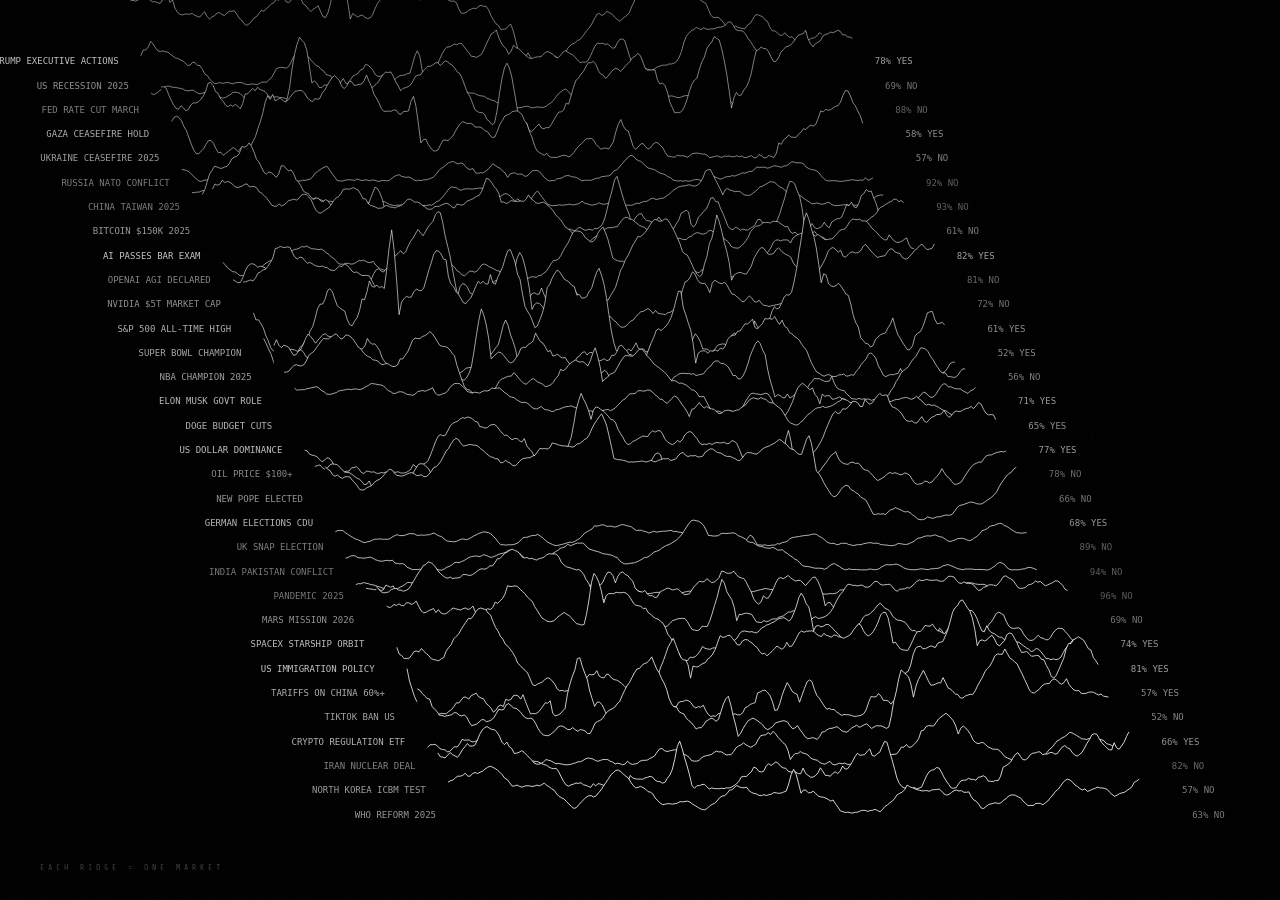
<file: topo-embed.html>
<!DOCTYPE html>
<html lang="en">
<head>
<meta charset="UTF-8">
<meta name="viewport" content="width=device-width, initial-scale=1.0">
<title>POLYMARKET — UNKNOWN MARKETS</title>
<style>
  @import url('https://fonts.googleapis.com/css2?family=Share+Tech+Mono&family=Bebas+Neue&display=swap');

  * { margin: 0; padding: 0; box-sizing: border-box; }

  body {
    background: #000;
    color: #fff;
    font-family: 'Share Tech Mono', monospace;
    display: flex;
    flex-direction: column;
    align-items: center;
    justify-content: center;
    min-height: 100vh;
    overflow: hidden;
    position: relative;
  }

  /* Grain texture overlay */
  body::after {
    content: '';
    position: fixed;
    inset: 0;
    background-image: url("data:image/svg+xml,%3Csvg viewBox='0 0 256 256' xmlns='http://www.w3.org/2000/svg'%3E%3Cfilter id='noise'%3E%3CfeTurbulence type='fractalNoise' baseFrequency='0.9' numOctaves='4' stitchTiles='stitch'/%3E%3C/filter%3E%3Crect width='100%25' height='100%25' filter='url(%23noise)' opacity='0.04'/%3E%3C/svg%3E");
    pointer-events: none;
    opacity: 0.35;
    z-index: 10;
  }

  .header {
    position: fixed;
    top: 32px;
    right: 36px;
    text-align: right;
    z-index: 20;
    letter-spacing: 0.3em;
  }

  .header h1 {
    font-family: 'Bebas Neue', sans-serif;
    font-size: clamp(22px, 2.75vw, 40px);
    letter-spacing: 0.5em;
    color: #fff;
    text-indent: 0.5em;
  }

  .header p {
    font-size: 7.5px;
    letter-spacing: 0.3em;
    color: rgba(255,255,255,0.35);
    margin-top: 3px;
    text-transform: uppercase;
    text-indent: 0.3em;
  }

  .header .date {
    font-size: 7.5px;
    letter-spacing: 0.3em;
    color: rgba(255,255,255,0.2);
    margin-top: 2px;
    text-transform: uppercase;
    text-indent: 0.3em;
    display: block;
  }

  .footer {
    position: fixed;
    bottom: 28px;
    left: 36px;
    font-size: 8px;
    letter-spacing: 0.5em;
    color: rgba(255,255,255,0.25);
    text-align: left;
    z-index: 20;
    text-indent: 0.5em;
    text-transform: uppercase;
  }

  canvas {
    display: block;
    position: relative;
    z-index: 5;
  }

  .market-label {
    position: absolute;
    right: calc(50% + 20px);
    font-size: 7px;
    letter-spacing: 0.2em;
    color: rgba(255,255,255,0.4);
    text-transform: uppercase;
    pointer-events: none;
    text-align: right;
  }

  #info-panel {
    position: fixed;
    right: 36px;
    top: 18%;
    width: 200px;
    font-family: 'Share Tech Mono', monospace;
    font-size: 9px;
    letter-spacing: 0.18em;
    text-transform: uppercase;
    color: rgba(255,255,255,0.9);
    z-index: 20;
    opacity: 0;
    transition: opacity 0.2s ease;
    pointer-events: none;
    line-height: 1.0;
  }

  #info-panel.visible {
    opacity: 1;
  }

  #info-panel .panel-label {
    font-size: 7px;
    color: rgba(255,255,255,0.3);
    letter-spacing: 0.3em;
    margin-bottom: 3px;
    display: block;
  }

  #info-panel .panel-value {
    font-size: 11px;
    color: #fff;
    letter-spacing: 0.12em;
    display: block;
    margin-bottom: 12px;
  }

  #info-panel .panel-value.blue {
    color: #0066FF;
  }

  #info-panel .divider {
    border: none;
    border-top: 1px solid rgba(255,255,255,0.12);
    margin: 10px 0;
  }

  #info-panel .row {
    display: flex;
    justify-content: space-between;
    align-items: baseline;
    margin-bottom: 8px;
  }

  #info-panel .row .panel-label {
    margin-bottom: 0;
  }

  #info-panel .row .panel-value {
    margin-bottom: 0;
    font-size: 10px;
  }

  #info-panel .bar-track {
    width: 100%;
    height: 2px;
    background: rgba(255,255,255,0.1);
    margin-top: 4px;
    margin-bottom: 12px;
    position: relative;
  }

  #info-panel .bar-fill {
    height: 100%;
    background: #0066FF;
    transition: width 0.3s ease;
  }
</style>
</head>
<body>

<canvas id="canvas"></canvas>

<div id="info-panel">
  <span class="panel-label">Market</span>
  <span class="panel-value" id="ip-title">—</span>

  <span class="panel-label">Category</span>
  <span class="panel-value" id="ip-category">—</span>

  <hr class="divider">

  <div class="row">
    <span class="panel-label">YES</span>
    <span class="panel-value blue" id="ip-yes">—¢</span>
  </div>
  <div class="row">
    <span class="panel-label">NO</span>
    <span class="panel-value" id="ip-no">—¢</span>
  </div>
  <div class="bar-track"><div class="bar-fill" id="ip-bar"></div></div>

  <div class="row">
    <span class="panel-label">Spread</span>
    <span class="panel-value" id="ip-spread">—¢</span>
  </div>
  <div class="row">
    <span class="panel-label">Implied Prob</span>
    <span class="panel-value" id="ip-prob">—%</span>
  </div>

  <hr class="divider">

  <div class="row">
    <span class="panel-label">Volume</span>
    <span class="panel-value" id="ip-volume">—</span>
  </div>
  <div class="row">
    <span class="panel-label">Traders</span>
    <span class="panel-value" id="ip-traders">—</span>
  </div>
  <div class="row">
    <span class="panel-label">Open Interest</span>
    <span class="panel-value" id="ip-oi">—</span>
  </div>
</div>

<div id="tooltip" style="display:none"></div>

<div class="footer">
  Each ridge = one market
</div>

<script>
const canvas = document.getElementById('canvas');
const ctx = canvas.getContext('2d');

// Real Polymarket market categories / labels
const markets = [
  { label: 'Trump Executive Actions', baseProb: 0.78, volatility: 0.22, spikes: [0.3, 0.55, 0.75], volume: 4820000, category: 'Politics', traders: 3241 },
  { label: 'US Recession 2025', baseProb: 0.31, volatility: 0.18, spikes: [0.4, 0.7], volume: 2150000, category: 'Economics', traders: 1874 },
  { label: 'Fed Rate Cut March', baseProb: 0.12, volatility: 0.09, spikes: [0.6], volume: 3670000, category: 'Economics', traders: 2209 },
  { label: 'Gaza Ceasefire Hold', baseProb: 0.58, volatility: 0.28, spikes: [0.2, 0.5, 0.8], volume: 1980000, category: 'Geopolitics', traders: 1432 },
  { label: 'Ukraine Ceasefire 2025', baseProb: 0.43, volatility: 0.25, spikes: [0.35, 0.65], volume: 5310000, category: 'Geopolitics', traders: 3887 },
  { label: 'Russia NATO Conflict', baseProb: 0.08, volatility: 0.12, spikes: [0.45], volume: 890000, category: 'Geopolitics', traders: 762 },
  { label: 'China Taiwan 2025', baseProb: 0.07, volatility: 0.10, spikes: [0.5, 0.75], volume: 1240000, category: 'Geopolitics', traders: 943 },
  { label: 'Bitcoin $150k 2025', baseProb: 0.39, volatility: 0.31, spikes: [0.25, 0.6, 0.85], volume: 8940000, category: 'Crypto', traders: 6102 },
  { label: 'AI Passes Bar Exam', baseProb: 0.82, volatility: 0.14, spikes: [0.4], volume: 2340000, category: 'Technology', traders: 1598 },
  { label: 'OpenAI AGI Declared', baseProb: 0.19, volatility: 0.15, spikes: [0.55, 0.8], volume: 3120000, category: 'Technology', traders: 2741 },
  { label: 'Nvidia $5T Market Cap', baseProb: 0.28, volatility: 0.22, spikes: [0.3, 0.7], volume: 4450000, category: 'Markets', traders: 3019 },
  { label: 'S&P 500 All-Time High', baseProb: 0.61, volatility: 0.19, spikes: [0.4, 0.65], volume: 6780000, category: 'Markets', traders: 4422 },
  { label: 'Super Bowl Champion', baseProb: 0.52, volatility: 0.35, spikes: [0.2, 0.5, 0.8], volume: 11200000, category: 'Sports', traders: 8834 },
  { label: 'NBA Champion 2025', baseProb: 0.44, volatility: 0.28, spikes: [0.35, 0.6], volume: 7650000, category: 'Sports', traders: 5671 },
  { label: 'Elon Musk Govt Role', baseProb: 0.71, volatility: 0.20, spikes: [0.3, 0.7], volume: 3290000, category: 'Politics', traders: 2388 },
  { label: 'DOGE Budget Cuts', baseProb: 0.65, volatility: 0.18, spikes: [0.45, 0.75], volume: 2870000, category: 'Politics', traders: 2014 },
  { label: 'US Dollar Dominance', baseProb: 0.77, volatility: 0.12, spikes: [0.55], volume: 1560000, category: 'Economics', traders: 1103 },
  { label: 'Oil Price $100+', baseProb: 0.22, volatility: 0.20, spikes: [0.4, 0.7], volume: 2190000, category: 'Economics', traders: 1677 },
  { label: 'New Pope Elected', baseProb: 0.34, volatility: 0.16, spikes: [0.5], volume: 980000, category: 'World', traders: 821 },
  { label: 'German Elections CDU', baseProb: 0.68, volatility: 0.15, spikes: [0.4, 0.7], volume: 3410000, category: 'Politics', traders: 2556 },
  { label: 'UK Snap Election', baseProb: 0.11, volatility: 0.08, spikes: [0.6], volume: 760000, category: 'Politics', traders: 612 },
  { label: 'India Pakistan Conflict', baseProb: 0.06, volatility: 0.09, spikes: [0.5], volume: 540000, category: 'Geopolitics', traders: 489 },
  { label: 'Pandemic 2025', baseProb: 0.04, volatility: 0.05, spikes: [0.4], volume: 310000, category: 'World', traders: 287 },
  { label: 'Mars Mission 2026', baseProb: 0.31, volatility: 0.18, spikes: [0.35, 0.65], volume: 1870000, category: 'Science', traders: 1344 },
  { label: 'SpaceX Starship Orbit', baseProb: 0.74, volatility: 0.16, spikes: [0.5], volume: 2640000, category: 'Science', traders: 1921 },
  { label: 'US Immigration Policy', baseProb: 0.81, volatility: 0.17, spikes: [0.3, 0.6, 0.8], volume: 3980000, category: 'Politics', traders: 2803 },
  { label: 'Tariffs on China 60%+', baseProb: 0.57, volatility: 0.22, spikes: [0.4, 0.7], volume: 5120000, category: 'Economics', traders: 3644 },
  { label: 'TikTok Ban US', baseProb: 0.48, volatility: 0.29, spikes: [0.25, 0.55, 0.8], volume: 4330000, category: 'Technology', traders: 3211 },
  { label: 'Crypto Regulation ETF', baseProb: 0.66, volatility: 0.20, spikes: [0.45, 0.7], volume: 6890000, category: 'Crypto', traders: 4987 },
  { label: 'Iran Nuclear Deal', baseProb: 0.18, volatility: 0.14, spikes: [0.5, 0.75], volume: 1430000, category: 'Geopolitics', traders: 1102 },
  { label: 'North Korea ICBM Test', baseProb: 0.43, volatility: 0.21, spikes: [0.35, 0.65], volume: 920000, category: 'Geopolitics', traders: 734 },
  { label: 'WHO Reform 2025', baseProb: 0.37, volatility: 0.13, spikes: [0.5], volume: 680000, category: 'World', traders: 531 },
];

function resize() {
  canvas.width = window.innerWidth;
  canvas.height = window.innerHeight;
  draw();
}

// Seeded pseudo-random for deterministic ridge shapes per market
function seededRand(seed) {
  let s = seed;
  return function() {
    s = (s * 1664525 + 1013904223) & 0xffffffff;
    return (s >>> 0) / 0xffffffff;
  };
}

function generateRidgePath(market, points, marketIndex) {
  const rand = seededRand(marketIndex * 7919 + 31337);
  const vals = new Float32Array(points + 1);

  // --- Build a raw price series using a random walk with momentum ---
  // This mimics actual market price action: flat periods, sudden moves, spikes
  let price = market.baseProb * 0.35 + 0.04;
  let momentum = 0;
  const rawSeries = [];

  for (let i = 0; i <= points; i++) {
    const t = i / points;

    // Momentum-driven random walk (like real price action)
    const shock = (rand() - 0.5) * market.volatility * 0.18;
    momentum = momentum * 0.72 + shock; // momentum decay
    price += momentum;

    // Mean reversion toward base level
    price += (market.baseProb * 0.3 - price) * 0.03;

    // Clamp
    price = Math.max(0.01, Math.min(0.95, price));
    rawSeries.push(price);
  }

  // --- Inject sharp spike events at market's key moments ---
  for (const sp of market.spikes) {
    const spikeIdx = Math.round(sp * points);
    const spikeHeight = market.volatility * (0.5 + rand() * 0.7);
    const spikeWidth = Math.floor(2 + rand() * 5); // sharp, narrow

    for (let d = -spikeWidth; d <= spikeWidth; d++) {
      const idx = spikeIdx + d;
      if (idx >= 0 && idx <= points) {
        // Triangle spike shape — sharp, not Gaussian
        const falloff = 1 - Math.abs(d) / (spikeWidth + 1);
        rawSeries[idx] = Math.min(0.98, rawSeries[idx] + spikeHeight * falloff);
      }
    }

    // Add a brief sharp dip right after spike (like price rejection)
    const dipIdx = spikeIdx + spikeWidth + 1;
    if (dipIdx <= points) {
      rawSeries[dipIdx] = Math.max(0.01, rawSeries[dipIdx] - spikeHeight * 0.35);
    }
  }

  // --- Add high-frequency micro-noise on top (like CDJ waveform detail) ---
  for (let i = 0; i <= points; i++) {
    const hfNoise = (rand() - 0.5) * market.volatility * 0.09;
    // Occasional micro-spike clusters
    if (rand() < 0.06) {
      rawSeries[i] += (rand() * market.volatility * 0.22);
    }
    rawSeries[i] = Math.max(0, Math.min(1, rawSeries[i] + hfNoise));
  }

  // --- Minimal smoothing — just 1 pass to remove single-sample artifacts ---
  // Keep the jagged look; only kill aliasing noise
  for (let i = 1; i < points; i++) {
    vals[i] = rawSeries[i-1] * 0.15 + rawSeries[i] * 0.7 + rawSeries[i+1] * 0.15;
  }
  vals[0] = rawSeries[0];
  vals[points] = rawSeries[points];

  return vals;
}

const POLYBLUE = '#0066FF';
const POLYBLUE_GLOW = 'rgba(0, 102, 255, 0.18)';

let hoveredIndex = -1;

function draw() {
  const W = canvas.width;
  const H = canvas.height;
  ctx.clearRect(0, 0, W, H);

  const numMarkets = markets.length;

  // Scale relative to a 1440-wide reference so charts stay proportional on mobile.
  // ridgeH was H*0.038 (ties amplitude to height), which looks squished when the
  // viewport is narrow. Tying it to W keeps each wave's aspect ratio consistent.
  const DESIGN_W = 1440;
  const scale = W / DESIGN_W;

  const ridgeW = W * 0.54;
  const ridgeH = W * 0.024;        // was H * 0.038 — now proportional to width

  const originX = W * 0.5;
  const originY = H * 0.5;

  const stepX = W * 0.008;
  const stepY = H * 0.027;

  // Scale font and label offsets with viewport width
  const labelFontSize = Math.max(6, Math.round(10 * scale));
  const labelGap      = Math.max(4, Math.round(14 * scale));
  const rightGap      = Math.max(6, Math.round(60 * scale));

  const totalRows = numMarkets;
  const startOffsetX = -(totalRows * stepX) / 2;
  const startOffsetY = -(totalRows * stepY) / 2;

  const POINTS = 280;

  // Cache ridge geometry so we can draw labels after all ridges
  const labelPositions = [];
  const rightPositions = [];

  // Draw ridges back to front
  for (let rowIdx = 0; rowIdx < numMarkets; rowIdx++) {
    const market = markets[rowIdx];
    const isHovered = rowIdx === hoveredIndex;
    const vals = generateRidgePath(market, POINTS, rowIdx);

    const rowX = originX + startOffsetX + rowIdx * stepX;
    const rowY = originY + startOffsetY + rowIdx * stepY;
    const leftX = rowX - ridgeW / 2;
    const rightX = rowX + ridgeW / 2;

    const topPoints = [];
    for (let i = 0; i <= POINTS; i++) {
      const px = leftX + (i / POINTS) * (rightX - leftX);
      const py = rowY - vals[i] * ridgeH * 6.5;
      topPoints.push([px, py]);
    }

    // Black fill to occlude ridges behind
    ctx.beginPath();
    ctx.moveTo(leftX, rowY + 2);
    for (const [px, py] of topPoints) ctx.lineTo(px, py);
    ctx.lineTo(rightX, rowY + 2);
    ctx.closePath();
    ctx.fillStyle = '#000';
    ctx.fill();

    // Ridge stroke — blue if hovered, white otherwise
    const alpha = 0.55 + (rowIdx / numMarkets) * 0.45;

    if (isHovered) {
      // Soft glow pass underneath
      ctx.beginPath();
      ctx.moveTo(topPoints[0][0], topPoints[0][1]);
      for (const [px, py] of topPoints.slice(1)) ctx.lineTo(px, py);
      ctx.strokeStyle = POLYBLUE_GLOW;
      ctx.lineWidth = 6;
      ctx.stroke();

      // Crisp blue line on top
      ctx.beginPath();
      ctx.moveTo(topPoints[0][0], topPoints[0][1]);
      for (const [px, py] of topPoints.slice(1)) ctx.lineTo(px, py);
      ctx.strokeStyle = POLYBLUE;
      ctx.lineWidth = 1.5;
      ctx.stroke();
    } else {
      ctx.beginPath();
      ctx.moveTo(topPoints[0][0], topPoints[0][1]);
      for (const [px, py] of topPoints.slice(1)) ctx.lineTo(px, py);
      ctx.strokeStyle = `rgba(255,255,255,${alpha})`;
      ctx.lineWidth = 0.85;
      ctx.stroke();
    }

    labelPositions.push({ x: leftX, y: rowY, label: market.label, baseProb: market.baseProb, isHovered });
    rightPositions.push({ rightX, y: rowY, market, isHovered });
  }

  // Draw left labels
  ctx.font = `${labelFontSize}px "Share Tech Mono", monospace`;
  ctx.textAlign = 'right';
  for (const lp of labelPositions) {
    if (lp.isHovered) {
      ctx.fillStyle = POLYBLUE;
    } else {
      const opacity = 0.45 + lp.baseProb * 0.4;
      ctx.fillStyle = `rgba(255,255,255,${opacity})`;
    }
    ctx.fillText(lp.label.toUpperCase(), lp.x - labelGap, lp.y + 3);
  }

  // Draw right labels
  ctx.textAlign = 'left';
  for (const rp of rightPositions) {
    const pct = Math.round(rp.market.baseProb * 100);
    const descriptor = pct >= 50 ? 'YES' : 'NO';
    const displayPct = pct >= 50 ? pct : 100 - pct;

    if (rp.isHovered) {
      ctx.fillStyle = POLYBLUE;
    } else {
      const opacity = 0.35 + rp.market.baseProb * 0.35;
      ctx.fillStyle = `rgba(255,255,255,${opacity})`;
    }
    ctx.fillText(`${displayPct}% ${descriptor}`, rp.rightX + rightGap, rp.y + 3);
  }
}

let mouseX = 0;
let mouseY = 0;

function getHoveredIndex(clientY) {
  const H = canvas.height;
  const originY = H * 0.5;
  const stepY = H * 0.027;
  const numMarkets = markets.length;
  const startOffsetY = -(numMarkets * stepY) / 2;

  for (let i = 0; i < numMarkets; i++) {
    const rowY = originY + startOffsetY + i * stepY;
    if (Math.abs(clientY - rowY) < stepY * 0.55) return i;
  }
  return -1;
}

function formatVolume(v) {
  if (v >= 1000000) return '$' + (v / 1000000).toFixed(1) + 'M';
  if (v >= 1000) return '$' + (v / 1000).toFixed(0) + 'K';
  return '$' + v;
}

function updateInfoPanel(market) {
  const panel = document.getElementById('info-panel');
  if (!market) {
    panel.classList.remove('visible');
    return;
  }

  const yes = Math.round(market.baseProb * 100);
  const no = 100 - yes;
  const spread = Math.max(1, Math.round(market.volatility * 8));
  const oi = Math.round(market.volume * 0.38);

  document.getElementById('ip-title').textContent = market.label.toUpperCase();
  document.getElementById('ip-category').textContent = market.category.toUpperCase();
  document.getElementById('ip-yes').textContent = yes + '¢';
  document.getElementById('ip-no').textContent = no + '¢';
  document.getElementById('ip-bar').style.width = yes + '%';
  document.getElementById('ip-spread').textContent = spread + '¢';
  document.getElementById('ip-prob').textContent = yes + '%';
  document.getElementById('ip-volume').textContent = formatVolume(market.volume);
  document.getElementById('ip-traders').textContent = market.traders.toLocaleString();
  document.getElementById('ip-oi').textContent = formatVolume(oi);

  panel.classList.add('visible');
}

canvas.addEventListener('mousemove', (e) => {
  mouseX = e.clientX;
  mouseY = e.clientY;
  const newHovered = getHoveredIndex(mouseY);
  if (newHovered !== hoveredIndex) {
    hoveredIndex = newHovered;
    draw();
  }
  updateInfoPanel(hoveredIndex >= 0 ? markets[hoveredIndex] : null);
});

canvas.addEventListener('mouseleave', () => {
  hoveredIndex = -1;
  draw();
  updateInfoPanel(null);
});

window.addEventListener('resize', resize);
resize();
</script>
</body>
</html>
</file>
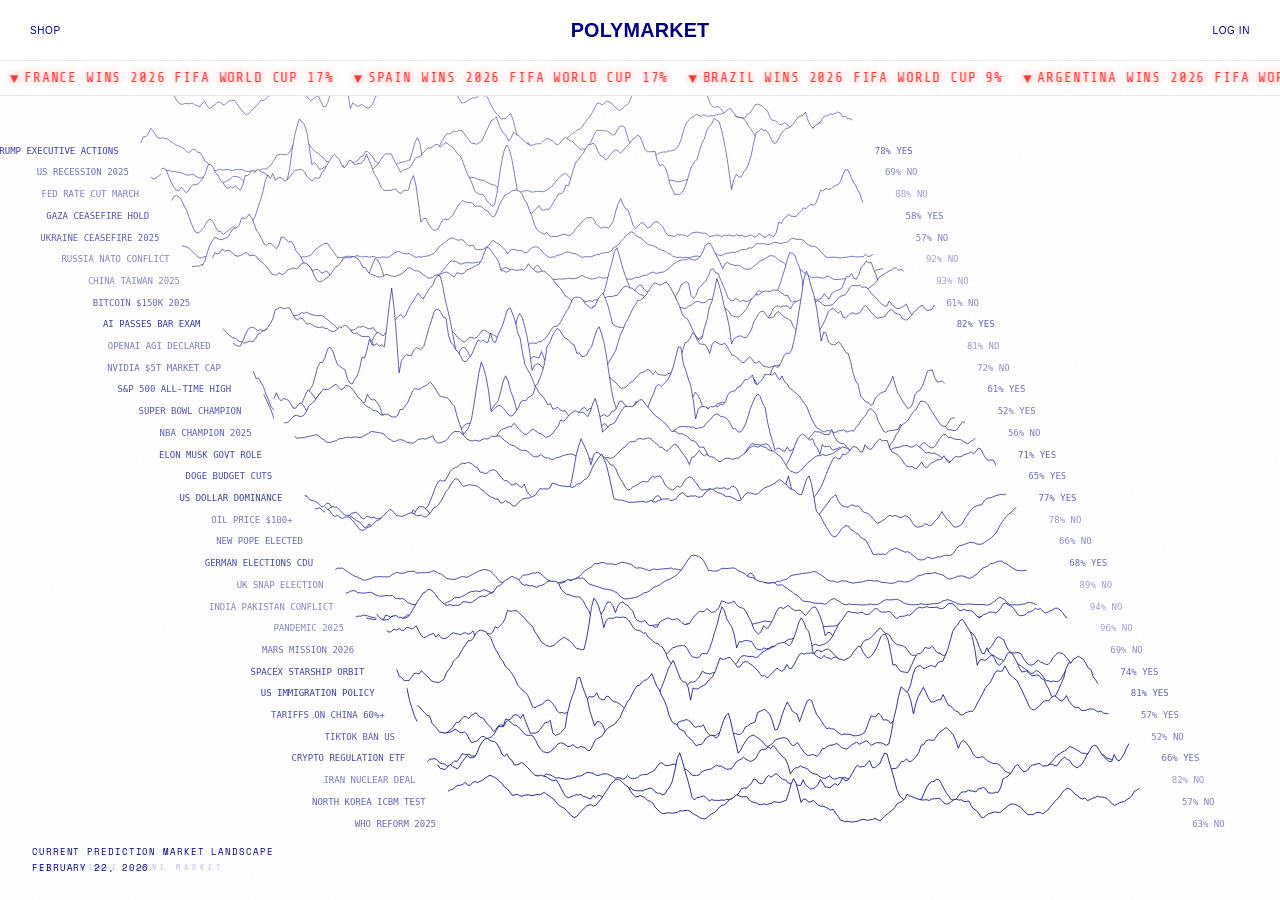
<file: topograph.html>
<!DOCTYPE html>
<html lang="en">
<head>
  <meta charset="UTF-8">
  <meta name="viewport" content="width=device-width, initial-scale=1.0, viewport-fit=cover">
  <!-- Open Graph / link preview -->
  <meta property="og:type"        content="website">
  <meta property="og:site_name"   content="Polymarket">
  <meta property="og:title"       content="Polymarket">
  <meta property="og:description" content="Polymarket Merch — Complimentary.">
  <meta property="og:image"       content="https://polymerch.vercel.app/assets/images/password-bg.jpg">
  <meta property="og:image:width"  content="1440">
  <meta property="og:image:height" content="1080">
  <meta name="twitter:card"       content="summary_large_image">
  <meta name="twitter:title"      content="Polymarket">
  <meta name="twitter:description" content="Polymarket Merch — Complimentary.">
  <meta name="twitter:image"      content="https://polymerch.vercel.app/assets/images/password-bg.jpg">
  <title>Polymarket — Markets Topography</title>
  <link rel="preconnect" href="https://fonts.googleapis.com">
  <link rel="preconnect" href="https://fonts.gstatic.com" crossorigin>
  <link href="https://fonts.googleapis.com/css2?family=Space+Mono:wght@400;700&family=Inter:wght@400;500;600&display=swap" rel="stylesheet">
  <link rel="stylesheet" href="style.css">
  <style>
    html, body {
      height: 100%;
      overflow: hidden;
      background-color: #fff;
      background-image: radial-gradient(circle, rgba(0,0,0,0.18) 1px, transparent 1px);
      background-size: 24px 24px;
    }

    .topo-page {
      display: flex;
      flex-direction: column;
      height: 100vh;
    }

    /* ── Topography viewer ─────────────────────────────────── */
    .topo-wrap {
      flex: 1;
      position: relative;
      overflow: hidden;
      isolation: isolate;         /* contain the mix-blend-mode */
    }

    /* The iframe: inverted so black bg → white bg */
    .topo-frame {
      position: absolute;
      inset: 0;
      width: 100%;
      height: 100%;
      border: none;
      display: block;
      filter: invert(1);
      background: transparent;
    }

    /*
     * Screen-blend navy overlay:
     *   screen(white, #000080) = white  ← background stays white
     *   screen(black, #000080) = #000080 ← lines become navy
     */
    .topo-tint {
      position: absolute;
      inset: 0;
      background: #000080;
      mix-blend-mode: screen;
      pointer-events: none;
      z-index: 1;
    }

    /* Caption — our own HTML, pinned bottom-left, above the tint */
    .topo-caption {
      position: absolute;
      bottom: calc(24px + env(safe-area-inset-bottom, 0px));
      left: 32px;
      z-index: 2;
      pointer-events: none;
    }

    .topo-caption p {
      font-family: 'Space Mono', monospace;
      font-size: 9px;
      letter-spacing: 0.10em;
      text-transform: uppercase;
      color: #000080;
      line-height: 1.8;
      margin: 0;
    }
  </style>
</head>
<body>

  <div class="topo-page">

    <!-- HEADER -->
    <header class="site-header">
      <nav class="nav-inner">
        <div class="nav-left">
          <a href="shop.html" class="nav-shop-link">SHOP</a>
        </div>

        <a href="index.html" class="nav-wordmark">POLYMARKET</a>

        <div class="nav-right">
          <button class="nav-text-btn" title="Log in">LOG IN</button>
        </div>
      </nav>
    </header>

  <!-- TICKER -->
  <div class="site-ticker">
    <div class="ticker-track" id="tickerTrack"></div>
  </div>


    <!-- TOPOGRAPHY VIEWER -->
    <div class="topo-wrap">
      <iframe
        class="topo-frame"
        src="topo-embed.html"
        frameborder="0"
        scrolling="no"
        title="Polymarket Markets Topography"
        allowfullscreen
      ></iframe>
      <!-- Navy screen-blend tint to colour the lines -->
      <div class="topo-tint"></div>

      <!-- Caption: our HTML, bottom-left, unaffected by the tint blend -->
      <div class="topo-caption">
        <p>Current Prediction Market Landscape</p>
        <p>February 22, 2026</p>
      </div>
    </div>

  </div><!-- /.topo-page -->

  <script src="js/ticker.js"></script>
  <script src="js/auth.js"></script>
</body>
</html>
</file>
<file: style.css>
@import url('https://fonts.googleapis.com/css2?family=Share+Tech+Mono&family=Press+Start+2P&display=swap');

/* ===== RESET & BASE ===== */
*, *::before, *::after { box-sizing: border-box; margin: 0; padding: 0; }

:root {
  --blue: #0038FF;
  --white: #ffffff;
  --black: #000080;
  --gray: #f2f2f2;
  --mid-gray: #888;
  --red: #FF3B30;
  --font-mono: 'Space Mono', 'Courier New', monospace;
  --font-sans: 'Inter', -apple-system, BlinkMacSystemFont, 'Helvetica Neue', sans-serif;
}

html { font-size: 16px; scroll-behavior: smooth; }

body {
  font-family: var(--font-sans);
  background: var(--white);
  color: var(--black);
  min-height: 100vh;
  display: flex;
  flex-direction: column;
}

a { color: inherit; text-decoration: none; }
button { cursor: pointer; border: none; background: none; font-family: inherit; }
img { display: block; max-width: 100%; }

/* ===== TICKER BANNER ===== */
@keyframes ticker-scroll {
  0%   { transform: translateX(0); }
  100% { transform: translateX(-50%); }
}

.site-ticker {
  width: 100%;
  overflow: hidden;
  background: #ffffff;
  border-bottom: 1px solid #e8e8e8;
  height: 35px;
  display: flex;
  align-items: center;
  position: relative;
  z-index: 99; /* sits below sticky header */
}

.ticker-track {
  display: flex;
  align-items: center;
  white-space: nowrap;
  animation: ticker-scroll 90s linear infinite;
  will-change: transform;
}

.ticker-track:hover {
  animation-play-state: paused;
}

.ticker-track a {
  font-family: 'Share Tech Mono', 'Courier New', monospace;
  font-size: 14px;
  font-weight: 400;
  color: #FF8800;
  text-transform: uppercase;
  letter-spacing: 0.06em;
  white-space: nowrap;
  padding: 0 10px;
  transition: color 0.2s;
  text-decoration: none;
  text-shadow: 0 0 8px rgba(255, 136, 0, 0.55);
  line-height: 1;
}

/* Whole link turns green when market is ≥50% (▲) */
.ticker-track a:has(.ticker-up) {
  color: #33DD55;
  text-shadow: 0 0 8px rgba(51, 221, 85, 0.55);
}

/* Whole link turns red when market is <50% (▼) */
.ticker-track a:has(.ticker-down) {
  color: #FF3333;
  text-shadow: 0 0 8px rgba(255, 51, 51, 0.55);
}

.ticker-track a:hover {
  opacity: 0.8;
}

/* Password + Shop pages — muted navy at rest, reveal color on hover */
.page-password .ticker-track a,
.page-shop .ticker-track a,
.page-password .ticker-track a:has(.ticker-up),
.page-shop .ticker-track a:has(.ticker-up),
.page-password .ticker-track a:has(.ticker-down),
.page-shop .ticker-track a:has(.ticker-down) {
  color: rgba(0, 0, 128, 0.45);
  text-shadow: none;
  transition: color 0.25s, text-shadow 0.25s;
}
.page-password .ticker-up,
.page-shop .ticker-up,
.page-password .ticker-down,
.page-shop .ticker-down {
  color: rgba(0, 0, 128, 0.45);
  text-shadow: none;
  transition: color 0.25s, text-shadow 0.25s;
}

/* Hover reveals market direction color */
.page-password .ticker-track a:has(.ticker-up):hover,
.page-shop .ticker-track a:has(.ticker-up):hover,
.page-password .ticker-track a:has(.ticker-up):hover .ticker-up,
.page-shop .ticker-track a:has(.ticker-up):hover .ticker-up {
  color: #33DD55;
  text-shadow: 0 0 10px rgba(51, 221, 85, 0.65);
  opacity: 1;
}
.page-password .ticker-track a:has(.ticker-down):hover,
.page-shop .ticker-track a:has(.ticker-down):hover,
.page-password .ticker-track a:has(.ticker-down):hover .ticker-down,
.page-shop .ticker-track a:has(.ticker-down):hover .ticker-down {
  color: #FF3333;
  text-shadow: 0 0 10px rgba(255, 51, 51, 0.65);
  opacity: 1;
}

.ticker-sep {
  display: none;
}

/* Directional arrows inside ticker items */
.ticker-up {
  color: #33DD55;
  font-size: 1em;
  vertical-align: middle;
  text-shadow: 0 0 8px rgba(50, 220, 80, 0.6);
  margin-right: 5px;
}

.ticker-down {
  color: #FF3333;
  font-size: 1em;
  vertical-align: middle;
  text-shadow: 0 0 8px rgba(255, 50, 50, 0.55);
  margin-right: 5px;
}

/* ===== HEADER / NAV ===== */
.site-header {
  position: sticky;
  top: 0;
  z-index: 100;
  background: var(--white);
  border-bottom: 1px solid #e8e8e8;
  width: 100%;
}

.nav-inner {
  display: grid;
  grid-template-columns: 1fr auto 1fr;
  align-items: center;
  padding: 0 20px;
  height: 60px;
  position: relative;
}

/* ── Left slot: SHOP link ────────────────────────────────── */
.nav-left {
  display: flex;
  align-items: center;
}

/* ── Bordered pill buttons: SHOP + CART ──────────────────── */
.nav-pill-btn {
  display: inline-flex;
  align-items: center;
  gap: 5px;
  padding: 4px 10px;
  border: 1px solid #000080;
  background: #fff;
  color: #000080;
  font-family: 'Helvetica Neue', Helvetica, Arial, sans-serif;
  font-size: 10px;
  font-weight: 500;
  letter-spacing: 0.06em;
  text-transform: uppercase;
  cursor: pointer;
  border-radius: 3px;
  white-space: nowrap;
  text-decoration: none;
  line-height: 1.4;
  transition: background 0.15s;
}
.nav-pill-btn:hover { background: #efefef; }

/* SHOP link — same font/color as pill but no border or background */
.nav-shop-link {
  font-family: 'Helvetica Neue', Helvetica, Arial, sans-serif;
  font-size: 10px;
  font-weight: 500;
  letter-spacing: 0.06em;
  text-transform: uppercase;
  color: #000080;
  text-decoration: none;
  padding: 4px 10px;
  transition: opacity 0.15s;
}
.nav-shop-link:hover { opacity: 0.6; }

/* Header text buttons: LOG IN + CART — same type treatment as SHOP */
.nav-text-btn {
  font-family: 'Helvetica Neue', Helvetica, Arial, sans-serif;
  font-size: 10px;
  font-weight: 500;
  letter-spacing: 0.06em;
  text-transform: uppercase;
  color: #000080;
  background: none;
  border: none;
  cursor: pointer;
  padding: 4px 10px;
  position: relative;
  white-space: nowrap;
  transition: opacity 0.15s;
}
.nav-text-btn:hover { opacity: 0.6; }
.nav-text-btn .cart-badge {
  position: absolute;
  top: -1px;
  right: -1px;
  background: #000080;
  color: #fff;
  border-radius: 50%;
  font-size: 7px;
  min-width: 12px;
  height: 12px;
  display: inline-flex;
  align-items: center;
  justify-content: center;
  pointer-events: none;
}

/* Badge on icon cart button */
.nav-icon-btn .cart-badge {
  position: absolute;
  top: 3px;
  right: 3px;
  background: #000080;
  color: #fff;
  border-radius: 50%;
  font-size: 7px;
  min-width: 12px;
  height: 12px;
  display: inline-flex;
  align-items: center;
  justify-content: center;
  pointer-events: none;
}

/* ── Center slot: POLYMARKET wordmark ────────────────────── */
.nav-wordmark {
  font-family: 'Helvetica Neue', Helvetica, Arial, sans-serif;
  font-size: 19.8px;
  font-weight: 700;
  letter-spacing: 0.01em;
  text-transform: uppercase;
  color: #000080;
  white-space: nowrap;
  justify-self: center;
}

/* ── Legacy center (kept for any edge case) ─────────────── */
.nav-center {
  display: flex;
  align-items: center;
  gap: 24px;
}

.nav-center a,
.nav-center .currency-btn {
  color: var(--black);
  font-size: 11px;
  letter-spacing: 0.08em;
  text-transform: uppercase;
  font-weight: 500;
  opacity: 0.75;
  transition: opacity 0.15s;
}

.nav-center a:hover,
.nav-center .currency-btn:hover { opacity: 1; }

.currency-btn {
  display: flex;
  align-items: center;
  gap: 4px;
  font-family: var(--font-sans);
  font-size: 11px;
  letter-spacing: 0.08em;
  text-transform: uppercase;
  font-weight: 500;
  color: var(--black);
  opacity: 0.75;
}

.nav-divider {
  width: 1px;
  height: 16px;
  background: rgba(0,0,0,0.15);
}

.nav-right {
  display: flex;
  align-items: center;
  gap: 0;
  justify-self: end;
}

.nav-icon-btn {
  color: var(--black);
  display: flex;
  align-items: center;
  justify-content: center;
  width: 36px;
  height: 36px;
  transition: opacity 0.15s;
  position: relative;
  opacity: 0.75;
}

.nav-icon-btn:hover { opacity: 1; }

.nav-icon-btn svg { width: 18px; height: 18px; }

/* ── Employee login modal ─────────────────────────────────── */
#am-overlay {
  position: fixed;
  inset: 0;
  z-index: 600;
  background: rgba(0, 0, 0, 0.30);
  display: none;
  align-items: flex-start;
  justify-content: flex-end;
  padding-top: 68px;
  padding-right: 16px;
}

#am-card {
  background: #fff;
  width: 284px;
  padding: 28px 28px 24px;
  border: 1px solid #e0e0e0;
  box-shadow: 0 8px 32px rgba(0, 0, 0, 0.10);
}

.am-label {
  font-family: var(--font-mono);
  font-size: 8px;
  letter-spacing: 0.22em;
  text-transform: uppercase;
  color: #999;
  margin: 0 0 16px;
}

.am-email-display {
  font-family: var(--font-mono);
  font-size: 10px;
  letter-spacing: 0.06em;
  color: #000080;
  margin: 0 0 20px;
  word-break: break-all;
}

.am-input {
  display: block;
  width: 100%;
  border: none;
  border-bottom: 1px solid #ddd;
  outline: none;
  font-family: var(--font-mono);
  font-size: 11px;
  letter-spacing: 0.08em;
  color: #000080;
  padding: 6px 0 8px;
  background: transparent;
  margin-bottom: 20px;
}

.am-input::placeholder { color: #ccc; letter-spacing: 0.08em; }
.am-input:focus { border-bottom-color: #000080; }

.am-btn {
  display: block;
  width: 100%;
  padding: 11px 0;
  font-family: var(--font-mono);
  font-size: 10px;
  font-weight: 700;
  letter-spacing: 0.18em;
  text-transform: uppercase;
  cursor: pointer;
  border: none;
  transition: background 0.15s, color 0.15s;
}

.am-btn-primary {
  background: #000080;
  color: #fff;
}
.am-btn-primary:hover { background: #00006a; }

.am-btn-outline {
  background: transparent;
  color: #000080;
  border: 1px solid #000080;
}
.am-btn-outline:hover { background: #efefef; }

.am-err {
  font-family: var(--font-mono);
  font-size: 9px;
  letter-spacing: 0.12em;
  text-transform: uppercase;
  color: #ff4444;
  margin: 10px 0 0;
}

/* ? help button — now floating bottom-right, nav version kept for legacy */
.nav-help-btn {
  font-family: 'Helvetica Neue', Helvetica, Arial, sans-serif;
  font-size: 15px;
  font-weight: 600;
  color: #000080;
  text-decoration: none;
  opacity: 0.75;
}

/* Floating ? button — fixed bottom-right on every page */
.floating-help-btn {
  position: fixed;
  bottom: calc(32px + env(safe-area-inset-bottom, 0px));
  right: 32px;
  z-index: 500;
  color: #000080;
  font-family: 'Helvetica Neue', Helvetica, Arial, sans-serif;
  font-size: 22px;
  font-weight: 700;
  text-decoration: none;
  opacity: 0.6;
  transition: opacity 0.15s;
  line-height: 1;
}

.floating-help-btn:hover {
  opacity: 1;
}

.cart-badge {
  position: absolute;
  top: 10px;
  right: 6px;
  background: var(--blue);
  color: var(--white);
  font-size: 9px;
  font-weight: 700;
  min-width: 14px;
  height: 14px;
  border-radius: 50%;
  display: flex;
  align-items: center;
  justify-content: center;
  opacity: 1;
}

/* ===== PASSWORD GATE ===== */
.password-page-body {
  display: flex;
  flex-direction: column;
  min-height: 100vh;
}

.password-gate {
  flex: 1;
  display: flex;
  align-items: center;
  justify-content: center;
  padding: 60px 20px;
}

.password-form-wrap {
  width: 100%;
  max-width: 380px;
  text-align: center;
}

.password-form-wrap h1 {
  font-family: var(--font-mono);
  font-size: 18px;
  letter-spacing: 0.12em;
  text-transform: uppercase;
  margin-bottom: 32px;
  font-weight: 400;
}

.password-input-row {
  display: flex;
  border: 1px solid var(--black);
  overflow: hidden;
}

.password-input-row input[type="password"] {
  flex: 1;
  border: none;
  outline: none;
  padding: 12px 16px;
  font-family: var(--font-mono);
  font-size: 13px;
  letter-spacing: 0.06em;
  background: var(--white);
  color: var(--black);
}

.password-input-row input[type="password"]::placeholder {
  color: var(--mid-gray);
  text-transform: uppercase;
  letter-spacing: 0.1em;
}

.password-submit-btn {
  background: var(--black);
  color: var(--white);
  padding: 0 20px;
  font-size: 18px;
  font-family: var(--font-mono);
  transition: background 0.15s;
}

.password-submit-btn:hover { background: #222; }

.password-error {
  font-family: var(--font-mono);
  font-size: 11px;
  letter-spacing: 0.08em;
  text-transform: uppercase;
  color: var(--red);
  margin-top: 12px;
}

/* ===== SHOP PAGE ===== */
.shop-main {
  flex: 1;
  padding: 0;
  background: #fff;
}

.shop-heading {
  padding: 28px 20px 20px;
  display: flex;
  align-items: center;
  gap: 10px;
  font-family: var(--font-sans);
  font-size: 11px;
  letter-spacing: 0.1em;
  text-transform: uppercase;
  font-weight: 600;
  background: #fff;
}

.shop-heading a {
  display: flex;
  align-items: center;
  gap: 8px;
}

.shop-heading .arrow { font-size: 14px; }

/* Product Grid */
.product-grid {
  display: grid;
  grid-template-columns: repeat(5, 1fr);
  gap: 0;
  border-top: 1px solid #e8e8e8;
  border-left: 1px solid #e8e8e8;
}

.product-card {
  position: relative;
  background: transparent;
  overflow: hidden;
  cursor: pointer;
  aspect-ratio: 1 / 1;
  display: flex;
  align-items: center;
  justify-content: center;
  border-right: 1px solid #e8e8e8;
  border-bottom: 1px solid #e8e8e8;
}

/* Contained image — mix-blend-mode: multiply makes white areas in the JPEG transparent */
.product-card-img {
  width: calc(100% - 32px);
  height: calc(100% - 32px);
  object-fit: contain;
  object-position: center;
  display: block;
  transition: transform 0.35s ease;
  mix-blend-mode: multiply;
}

.product-card:hover .product-card-img { transform: scale(1.04); }

/* Tarot tote is a 1:1 square image; scale it down to match portrait-image cards (~68% width) */
.card-tarot-tote .product-card-img {
  width: calc(68% - 22px);
  height: calc(68% - 22px);
}

.product-card-placeholder {
  width: 100%;
  height: 100%;
  display: flex;
  align-items: center;
  justify-content: center;
  font-family: var(--font-mono);
  font-size: 10px;
  letter-spacing: 0.06em;
  text-align: center;
  padding: 20px;
  color: #aaa;
  text-transform: uppercase;
}

/* Info overlay — slides up from bottom on hover */
.product-card-overlay {
  position: absolute;
  bottom: 0;
  left: 0;
  right: 0;
  background: rgba(255,255,255,0.96);
  padding: 10px 12px 11px;
  transform: translateY(100%);
  transition: transform 0.18s ease;
  font-family: var(--font-mono);
  font-size: 9px;
  letter-spacing: 0.05em;
  text-transform: uppercase;
  line-height: 1.6;
  color: var(--black);
  border-top: 1px solid #e8e8e8;
}

.product-card:hover .product-card-overlay { transform: translateY(0); }

.product-card-overlay .product-price {
  font-weight: 700;
  display: inline;
}

/* Subscribe Section */
.subscribe-section {
  padding: 48px 20px;
  max-width: 380px;
  margin: 0 auto;
  text-align: center;
}

.subscribe-label {
  font-family: var(--font-sans);
  font-size: 10px;
  letter-spacing: 0.12em;
  text-transform: uppercase;
  font-weight: 600;
  margin-bottom: 16px;
}

.subscribe-row {
  display: flex;
  border: 1px solid var(--black);
  overflow: hidden;
}

.subscribe-row input[type="email"] {
  flex: 1;
  border: none;
  outline: none;
  padding: 10px 14px;
  font-family: var(--font-mono);
  font-size: 11px;
  letter-spacing: 0.04em;
}

.subscribe-row input[type="email"]::placeholder { color: var(--mid-gray); }

.subscribe-btn {
  background: var(--black);
  color: var(--white);
  padding: 0 16px;
  font-family: var(--font-mono);
  font-size: 16px;
  transition: background 0.15s;
}

.subscribe-btn:hover { background: #333; }

.subscribe-fine {
  font-size: 10px;
  color: var(--mid-gray);
  margin-top: 10px;
  line-height: 1.5;
}

.subscribe-fine a { text-decoration: underline; }

/* ===== FOOTER ===== */
.site-footer {
  background: #ffffff;
  color: #000080;
  padding: 16px 20px;
  border-top: 1px solid rgba(0, 0, 128, 0.12);
}

.footer-inner {
  display: grid;
  grid-template-columns: 1fr auto 1fr;
  align-items: center;
  gap: 16px;
}

.footer-left {
  display: flex;
  align-items: center;
  gap: 16px;
}

.footer-logo {
  display: flex;
  align-items: center;
  gap: 6px;
  font-size: 13px;
  font-weight: 500;
  color: #000080;
  flex-shrink: 0;
}

.footer-logo svg { width: 18px; height: 18px; }

.footer-links {
  display: flex;
  align-items: center;
  gap: 20px;
  flex-wrap: wrap;
}

.footer-links a {
  font-size: 9px;
  letter-spacing: 0.1em;
  text-transform: uppercase;
  font-weight: 500;
  color: #000080;
  opacity: 0.7;
  transition: opacity 0.15s;
}

.footer-links a:hover { opacity: 1; }

/* Footer layout: logo left · Shipping & Returns center · ©2026 right */
.footer-logo  { justify-self: start; }
.footer-links { justify-self: center; }

.footer-copy {
  font-size: 9px;
  letter-spacing: 0.06em;
  color: #000080;
  opacity: 0.6;
  justify-self: end;
  text-align: right;
}

/* ===== PRODUCT DETAIL PAGE ===== */
.product-detail-main {
  flex: 1;
}

.product-detail-layout {
  display: grid;
  grid-template-columns: 55fr 45fr;
  min-height: calc(100vh - 52px);
}

.product-image-col {
  position: sticky;
  top: 52px;
  height: calc(100vh - 52px);
  overflow: hidden;
  background: var(--gray);
}

.product-image-col img {
  width: 100%;
  height: 100%;
  object-fit: cover;
  object-position: center;
}

.product-image-placeholder {
  width: 100%;
  height: 100%;
  background: var(--gray);
  display: flex;
  align-items: center;
  justify-content: center;
  font-family: var(--font-mono);
  font-size: 11px;
  color: #bbb;
  text-transform: uppercase;
  letter-spacing: 0.08em;
}

.product-info-col {
  padding: 40px 40px 40px 48px;
  display: flex;
  flex-direction: column;
  gap: 0;
}

/* Size error badge */
.size-error-badge {
  display: inline-block;
  background: var(--red);
  color: var(--white);
  font-family: var(--font-mono);
  font-size: 9px;
  letter-spacing: 0.1em;
  text-transform: uppercase;
  padding: 4px 8px;
  margin-bottom: 20px;
  font-weight: 700;
}

.size-error-badge.hidden { display: none; }

/* Product title row — all on flowing lines with slashes */
.product-title-block {
  font-family: var(--font-mono);
  font-size: clamp(18px, 2.2vw, 28px);
  line-height: 1.55;
  letter-spacing: 0.04em;
  text-transform: uppercase;
  font-weight: 400;
  color: var(--black);
  margin-bottom: 0;
}

.product-title-block .slash { color: var(--black); margin: 0 6px; }

.product-title-block .underline-link {
  text-decoration: underline;
  text-underline-offset: 3px;
  cursor: pointer;
}

.product-title-block .underline-link:hover { opacity: 0.6; }

/* Size select inline */
.size-select-inline {
  display: inline-block;
  position: relative;
}

.size-select-inline select {
  appearance: none;
  -webkit-appearance: none;
  background: transparent;
  border: none;
  border-bottom: 1px solid var(--black);
  font-family: var(--font-mono);
  font-size: inherit;
  letter-spacing: inherit;
  text-transform: uppercase;
  cursor: pointer;
  padding-right: 18px;
  outline: none;
  color: var(--black);
}

.size-select-inline::after {
  content: '▾';
  position: absolute;
  right: 0;
  top: 50%;
  transform: translateY(-50%);
  pointer-events: none;
  font-size: 12px;
}

/* CTA links */
.product-cta-add {
  text-decoration: underline;
  text-underline-offset: 3px;
  cursor: pointer;
  transition: opacity 0.15s;
}

.product-cta-add:hover { opacity: 0.55; }

.product-cta-buy {
  cursor: pointer;
  transition: opacity 0.15s;
}

.product-cta-buy:hover { opacity: 0.55; }

/* Subscribe block on product page */
.product-subscribe-block {
  margin-top: auto;
  padding-top: 48px;
  background: var(--black);
  padding: 20px 24px;
  color: var(--white);
  max-width: 340px;
  margin-top: 60px;
}

.product-subscribe-block .sub-label {
  font-family: var(--font-sans);
  font-size: 9px;
  letter-spacing: 0.12em;
  text-transform: uppercase;
  font-weight: 600;
  margin-bottom: 10px;
}

.product-sub-row {
  display: flex;
  border: 1px solid rgba(255,255,255,0.4);
}

.product-sub-row input[type="email"] {
  flex: 1;
  background: transparent;
  border: none;
  outline: none;
  padding: 8px 12px;
  font-family: var(--font-mono);
  font-size: 11px;
  color: var(--white);
  letter-spacing: 0.04em;
}

.product-sub-row input[type="email"]::placeholder { color: rgba(255,255,255,0.45); }

.product-sub-btn {
  color: var(--white);
  padding: 0 14px;
  font-size: 16px;
  border-left: 1px solid rgba(255,255,255,0.4);
  transition: background 0.15s;
}

.product-sub-btn:hover { background: rgba(255,255,255,0.1); }

.product-sub-fine {
  font-size: 9px;
  color: rgba(255,255,255,0.5);
  margin-top: 10px;
  line-height: 1.5;
}

.product-sub-fine a { color: rgba(255,255,255,0.6); text-decoration: underline; }

/* Related products row */
.related-products-section {
  padding: 0 0 0;
  border-top: 1px solid #e0e0e0;
}

.related-heading {
  padding: 24px 20px 20px;
  font-family: var(--font-sans);
  font-size: 11px;
  letter-spacing: 0.1em;
  text-transform: uppercase;
  font-weight: 600;
}

.related-heading a { display: flex; align-items: center; gap: 8px; }

.related-grid {
  display: grid;
  grid-template-columns: repeat(5, 1fr);
  gap: 0;
  border-top: 1px solid #e8e8e8;
  border-left: 1px solid #e8e8e8;
}

.related-card {
  background: var(--white);
  aspect-ratio: 1 / 1;
  overflow: hidden;
  cursor: pointer;
  position: relative;
  display: flex;
  align-items: center;
  justify-content: center;
  border-right: 1px solid #e8e8e8;
  border-bottom: 1px solid #e8e8e8;
}

.related-card img {
  width: calc(100% - 24px);
  height: calc(100% - 24px);
  object-fit: contain;
  transition: transform 0.35s ease;
}

.related-card:hover img { transform: scale(1.04); }

.related-card-overlay {
  position: absolute;
  bottom: 0; left: 0; right: 0;
  background: rgba(255,255,255,0.96);
  padding: 8px 10px 9px;
  transform: translateY(100%);
  transition: transform 0.18s ease;
  font-family: var(--font-mono);
  font-size: 8px;
  letter-spacing: 0.05em;
  text-transform: uppercase;
  line-height: 1.5;
  border-top: 1px solid #e8e8e8;
}

.related-card:hover .related-card-overlay { transform: translateY(0); }

.related-card-placeholder {
  width: 100%;
  height: 100%;
  display: flex;
  align-items: center;
  justify-content: center;
  font-family: var(--font-mono);
  font-size: 9px;
  color: #bbb;
  text-transform: uppercase;
  letter-spacing: 0.06em;
  text-align: center;
  padding: 12px;
}

/* ===== CART DRAWER ===== */
.cart-drawer {
  position: fixed;
  top: 0; right: 0;
  width: 380px;
  height: 100vh;
  background: var(--white);
  border-left: 1px solid #e0e0e0;
  z-index: 200;
  display: flex;
  flex-direction: column;
  transform: translateX(100%);
  transition: transform 0.3s ease;
  box-shadow: -4px 0 24px rgba(0,0,0,0.08);
}

.cart-drawer.open { transform: translateX(0); }

.cart-overlay {
  position: fixed;
  inset: 0;
  background: rgba(0,0,0,0.25);
  z-index: 199;
  opacity: 0;
  pointer-events: none;
  transition: opacity 0.3s ease;
}

.cart-overlay.open { opacity: 1; pointer-events: all; }

.cart-drawer-header {
  display: flex;
  align-items: center;
  justify-content: space-between;
  padding: 18px 20px;
  border-bottom: 1px solid #e0e0e0;
}

.cart-drawer-header h2 {
  font-family: var(--font-mono);
  font-size: 13px;
  letter-spacing: 0.1em;
  text-transform: uppercase;
  font-weight: 400;
}

.cart-close-btn {
  font-size: 20px;
  line-height: 1;
  color: var(--black);
  opacity: 0.6;
  transition: opacity 0.15s;
}

.cart-close-btn:hover { opacity: 1; }

.cart-items { flex: 1; overflow-y: auto; padding: 20px; }

.cart-empty {
  text-align: center;
  padding: 60px 20px;
  font-family: var(--font-mono);
  font-size: 11px;
  letter-spacing: 0.08em;
  text-transform: uppercase;
  color: var(--mid-gray);
}

.cart-item {
  display: flex;
  gap: 14px;
  padding-bottom: 20px;
  margin-bottom: 20px;
  border-bottom: 1px solid #f0f0f0;
}

.cart-item-img {
  width: 72px;
  height: 72px;
  object-fit: cover;
  background: var(--gray);
  flex-shrink: 0;
}

.cart-item-info { flex: 1; }

.cart-item-name {
  font-family: var(--font-mono);
  font-size: 10px;
  letter-spacing: 0.06em;
  text-transform: uppercase;
  line-height: 1.5;
  margin-bottom: 4px;
}

.cart-item-size {
  font-family: var(--font-mono);
  font-size: 9px;
  letter-spacing: 0.05em;
  text-transform: uppercase;
  color: var(--mid-gray);
}

/* COLOR + SIZE lines in cart (shared style) */
.cart-item-meta {
  font-family: var(--font-mono);
  font-size: 9px;
  letter-spacing: 0.05em;
  text-transform: uppercase;
  color: var(--mid-gray);
  line-height: 1.6;
}

.cart-item-price {
  font-family: var(--font-mono);
  font-size: 11px;
  font-weight: 700;
  margin-top: 6px;
}

.cart-remove-btn {
  font-size: 18px;
  color: var(--mid-gray);
  align-self: flex-start;
  transition: color 0.15s;
}

.cart-remove-btn:hover { color: var(--black); }

.cart-footer {
  border-top: 1px solid #e0e0e0;
  padding: 20px;
  background: #fff;
  max-height: calc(100vh - 80px);
  overflow-y: auto;
}

/* ── Physical button row ──────────────────────────────────── */
.cart-btn-row {
  display: flex;
  gap: 10px;
}

/* Outer housing — the light panel the keycap sits in */
.phy-btn {
  flex: 1;
  padding: 7px;
  border: none;
  border-radius: 7px;
  cursor: pointer;
  background: linear-gradient(180deg, #e2e2e2 0%, #d4d4d4 40%, #c8c8c8 100%);
  box-shadow:
    0 3px 8px rgba(0,0,0,0.28),
    inset 0 1px 0 rgba(255,255,255,0.85),
    inset 0 -1px 0 rgba(0,0,0,0.18),
    inset 4px 0 10px rgba(0,0,0,0.14),
    inset -4px 0 10px rgba(0,0,0,0.14),
    inset 0 8px 16px rgba(0,0,0,0.22);
  transition: box-shadow 0.1s, transform 0.1s;
}

.phy-btn:active {
  transform: translateY(1px);
  box-shadow:
    0 1px 4px rgba(0,0,0,0.28),
    inset 0 1px 0 rgba(255,255,255,0.6),
    inset 0 8px 18px rgba(0,0,0,0.32);
}

/* The colored keycap */
.phy-btn-keycap {
  width: 100%;
  height: 52px;
  border-radius: 5px;
  display: flex;
  align-items: center;
  justify-content: center;
  position: relative;
  overflow: hidden;
}

/* Specular highlight strip at bottom of keycap */
.phy-btn-keycap::after {
  content: '';
  position: absolute;
  bottom: 0;
  left: 0;
  right: 0;
  height: 28%;
  background: linear-gradient(to top, rgba(255,255,255,0.22) 0%, transparent 100%);
  border-radius: 0 0 4px 4px;
}

/* Green — For Client */
.phy-btn-green .phy-btn-keycap {
  background: linear-gradient(155deg,
    #74c074 0%,
    #50a350 20%,
    #3d8f3d 55%,
    #2e7a2e 100%
  );
  box-shadow:
    inset 0 1px 3px rgba(255,255,255,0.22),
    inset 0 -2px 5px rgba(0,0,0,0.32),
    inset 3px 0 6px rgba(0,0,0,0.18),
    inset -3px 0 6px rgba(0,0,0,0.18);
}

/* Red — For Employee */
.phy-btn-red .phy-btn-keycap {
  background: linear-gradient(155deg,
    #c45858 0%,
    #9e2c2c 20%,
    #7e1919 55%,
    #661010 100%
  );
  box-shadow:
    inset 0 1px 3px rgba(255,255,255,0.14),
    inset 0 -2px 5px rgba(0,0,0,0.38),
    inset 3px 0 6px rgba(0,0,0,0.22),
    inset -3px 0 6px rgba(0,0,0,0.22);
}

.phy-btn-label {
  font-family: var(--font-mono);
  font-size: 9px;
  font-weight: 700;
  letter-spacing: 0.18em;
  text-transform: uppercase;
  color: rgba(255,255,255,0.92);
  position: relative;
  z-index: 1;
  text-shadow: 0 1px 3px rgba(0,0,0,0.55);
}

/* ── Cart inline intake form ──────────────────────────────── */
#cartIntakePanel {
  margin-top: 16px;
}

.ci-back {
  font-family: var(--font-mono);
  font-size: 9px;
  letter-spacing: 0.14em;
  text-transform: uppercase;
  color: var(--mid-gray);
  background: none;
  border: none;
  cursor: pointer;
  padding: 0;
  margin-bottom: 18px;
  display: block;
  transition: color 0.15s;
}
.ci-back:hover { color: var(--black); }

.ci-field {
  margin-bottom: 16px;
}

.ci-field label {
  display: block;
  font-family: var(--font-mono);
  font-size: 7px;
  letter-spacing: 0.22em;
  text-transform: uppercase;
  color: #999;
  margin-bottom: 5px;
}

.ci-field input {
  width: 100%;
  background: transparent;
  border: none;
  border-bottom: 1px solid #ddd;
  padding: 6px 0;
  font-family: var(--font-mono);
  font-size: 11px;
  letter-spacing: 0.08em;
  color: var(--black);
  outline: none;
  transition: border-color 0.15s;
}

.ci-field input:focus {
  border-bottom-color: var(--black);
}

.ci-field input::placeholder {
  color: #ccc;
  letter-spacing: 0.08em;
}

.ci-submit {
  display: block;
  width: 100%;
  margin-top: 20px;
  padding: 13px 0;
  background: var(--blue);
  color: #fff;
  font-family: var(--font-mono);
  font-size: 10px;
  font-weight: 700;
  letter-spacing: 0.22em;
  text-transform: uppercase;
  border: none;
  cursor: pointer;
  transition: background 0.15s;
}
.ci-submit:hover { background: #0000cc; }

.ci-error {
  font-family: var(--font-mono);
  font-size: 9px;
  letter-spacing: 0.12em;
  text-transform: uppercase;
  color: #ff4444;
  margin-top: 10px;
}

.cart-subtotal {
  display: flex;
  justify-content: space-between;
  align-items: center;
  font-family: var(--font-mono);
  font-size: 12px;
  letter-spacing: 0.08em;
  text-transform: uppercase;
  margin-bottom: 12px;
}

/* Order-limit warning in cart drawer */
.cart-limit-warning {
  font-family: var(--font-mono);
  font-size: 9px;
  letter-spacing: 0.08em;
  text-transform: uppercase;
  color: #cc2200;
  background: rgba(204, 34, 0, 0.06);
  border: 1px solid rgba(204, 34, 0, 0.20);
  padding: 9px 12px;
  margin-bottom: 14px;
  line-height: 1.6;
  text-align: center;
}

.checkout-btn {
  display: block;
  width: 100%;
  background: var(--blue);
  color: var(--white);
  font-family: var(--font-mono);
  font-size: 12px;
  letter-spacing: 0.1em;
  text-transform: uppercase;
  padding: 16px;
  text-align: center;
  transition: background 0.15s;
  border: none;
  cursor: pointer;
}

.checkout-btn:hover { background: #002bcc; }

/* ===== RESPONSIVE ===== */
@media (max-width: 1100px) {
  .product-grid { grid-template-columns: repeat(5, 1fr); }
  .related-grid { grid-template-columns: repeat(5, 1fr); }
}

@media (max-width: 860px) {
  .product-grid { grid-template-columns: repeat(3, 1fr); }
  .related-grid { grid-template-columns: repeat(3, 1fr); }
}

@media (max-width: 640px) {
  .nav-left { display: none; }
  .nav-inner { grid-template-columns: 1fr auto 1fr; }
  .nav-wordmark { grid-column: 2; justify-self: center; }
  .product-grid { grid-template-columns: repeat(2, 1fr); }
  .related-grid { grid-template-columns: repeat(2, 1fr); }
  .cart-drawer { width: 100%; }
  .cart-footer {
    padding-bottom: calc(28px + env(safe-area-inset-bottom, 16px));
  }

  /* Footer — hide certain links on mobile */
  .footer-mobile-hide { display: none; }

  /* Footer — same height as header, single line */
  .site-footer { padding: 0 14px; }
  .footer-inner {
    height: 52px;
    grid-template-columns: 1fr auto 1fr;
    gap: 8px;
    overflow: hidden;
  }
  .footer-left { gap: 10px; }
  .footer-logo { font-size: 9px; gap: 4px; flex-shrink: 0; }
  .footer-logo svg { display: none; }
  .footer-links { flex-wrap: nowrap; gap: 9px; }
  .footer-links a { font-size: 7px; letter-spacing: 0.05em; }
  .footer-copy { font-size: 7px; white-space: nowrap; }
}

/* ═══════════════════════════════════════════════════════════════════════
   PHYSICAL BUTTON (.phys-btn-v3) — ported from physical-buttons-demo.
   Used for the cart drawer Client/Employee buttons (green/red).
   ═══════════════════════════════════════════════════════════════════════ */
.phys-btn-v3 {
  position: relative;
  width: 170px;
  height: 66.6px;
  font-size: 14.2px;
  background: transparent;
  border: 0;
  padding: 0;
  cursor: pointer;
  user-select: none;
  -webkit-tap-highlight-color: transparent;
  transition: filter 720ms cubic-bezier(0.22, 0.61, 0.36, 1);
}
.phys-btn-v3 img { pointer-events: none; -webkit-user-drag: none; }
.phys-btn-v3[disabled], .phys-btn-v3.is-locked { cursor: default; }

.phys-btn-stage {
  position: absolute;
  inset: 0;
  perspective: 520px;
  perspective-origin: 50% 30%;
  transform-style: preserve-3d;
  pointer-events: none;
}
.phys-btn-cap {
  position: absolute;
  inset: 0;
  border-radius: 4.323px;
  overflow: hidden;
  transition: filter 110ms ease-out;
}
.phys-btn-cap.is-pressed { filter: brightness(1.02); transition: filter 90ms ease-out; }
.phys-btn-cap img { position: absolute; max-width: none; user-select: none; }
.phys-btn-cap .cap-darken {
  position: absolute;
  inset: 0;
  opacity: 0;
  transition: opacity 150ms ease-out;
  background: radial-gradient(ellipse at center, rgba(0,0,0,0.35) 0%, rgba(0,0,0,0.12) 60%, rgba(0,0,0,0) 100%);
}
.phys-btn-cap.is-pressed .cap-darken { opacity: 1; }
.phys-btn-recess {
  position: absolute;
  left: 3.54%; right: 4.09%; top: 11.67%; bottom: 10.89%;
  background: #000;
  border-radius: 4.132px;
  transition: box-shadow 420ms cubic-bezier(0.4, 0, 0.2, 1);
  box-shadow: inset 0 1px 2px rgba(0,0,0,0.5);
}
.phys-btn-v3[data-pressed="true"] .phys-btn-recess {
  box-shadow: inset 0 2px 3px rgba(0,0,0,0.55), inset 0 -1px 1px rgba(255,255,255,0.22);
}
.phys-btn-v3[data-lit="true"]:not([data-pressed="true"]) .phys-btn-recess {
  box-shadow: inset 0 1px 2px rgba(0,0,0,0.25), inset 0 0 6px 1px rgba(255,255,255,0.55), inset 0 0 14px 3px rgba(255,255,255,0.32);
}
.phys-btn-inner {
  position: absolute;
  left: 3.54%; right: 4.21%; top: 12.76%; bottom: 10.89%;
  border-radius: 4.323px;
  overflow: hidden;
  opacity: 1;
  transition: top 200ms cubic-bezier(0.36, 0, 0.16, 1.18), bottom 200ms cubic-bezier(0.36, 0, 0.16, 1.18), opacity 200ms ease-out, filter 820ms cubic-bezier(0.4, 0, 0.2, 1), box-shadow 820ms cubic-bezier(0.4, 0, 0.2, 1);
}
.phys-btn-inner img { position: absolute; max-width: none; user-select: none; }
.phys-btn-inner.is-pressed {
  top: 18.68%; bottom: 5.45%; opacity: 0.86;
  transition: top 80ms cubic-bezier(0.5, 0, 0.2, 1), bottom 80ms cubic-bezier(0.5, 0, 0.2, 1), opacity 60ms ease-out;
}
.phys-btn-inner .top-shadow {
  position: absolute;
  left: 0; right: 0; top: 0; height: 12px;
  opacity: 0;
  transition: opacity 150ms ease-out;
  background: linear-gradient(180deg, rgba(0,0,0,0.55), rgba(0,0,0,0));
}
.phys-btn-inner.is-pressed .top-shadow { opacity: 1; }
.phys-btn-inner.is-lit { filter: brightness(1.14) saturate(1.18); }
.phys-btn-inner--green.is-lit { box-shadow: inset 0 0 18px 2px rgba(120,255,140,0.35), inset 0 0 22px 4px rgba(255,255,255,0.45); }
.phys-btn-inner--red.is-lit { box-shadow: inset 0 0 18px 2px rgba(255,110,110,0.35), inset 0 0 22px 4px rgba(255,255,255,0.45); }
.phys-btn-inner--blue.is-lit { box-shadow: inset 0 0 18px 2px rgba(110,170,255,0.38), inset 0 0 22px 4px rgba(255,255,255,0.45); }

/* NOTE: this label rule is scoped to .phys-btn-v3 so it doesn't collide
   with the legacy .phy-btn-label (single-y) used elsewhere. */
.phys-btn-v3 .phys-btn-label {
  position: absolute;
  inset: 0;
  display: flex;
  align-items: center;
  justify-content: center;
  user-select: none;
  text-transform: uppercase;
  font-family: 'SF Pro Rounded', -apple-system, BlinkMacSystemFont, 'Inter', system-ui, sans-serif;
  font-weight: 500;
  font-size: 1em;
  line-height: 100%;
  letter-spacing: 0.08em;
  color: rgba(255,255,255,0.82);
  text-shadow: 0 -0.4px 0.5px rgba(0,0,0,0.55), 0 0.4px 0 rgba(255,255,255,0.18), 0 1px 0 rgba(0,0,0,0.22);
  padding-bottom: 0.22em;
}
.phys-btn-halo {
  position: absolute;
  inset: -12px;
  border-radius: 10px;
  pointer-events: none;
  opacity: 0;
  filter: blur(5px);
  transition: opacity 820ms cubic-bezier(0.4, 0, 0.2, 1);
  z-index: 0;
}
.phys-btn-halo.is-lit { opacity: 0.75; }
.phys-btn-halo--green { background: radial-gradient(ellipse at center, rgba(120,255,140,0.55) 0%, rgba(120,255,140,0.18) 45%, rgba(120,255,140,0) 75%); }
.phys-btn-halo--red   { background: radial-gradient(ellipse at center, rgba(255,110,110,0.55) 0%, rgba(255,110,110,0.18) 45%, rgba(255,110,110,0) 75%); }
.phys-btn-halo--blue  { background: radial-gradient(ellipse at center, rgba(110,170,255,0.55) 0%, rgba(110,170,255,0.18) 45%, rgba(110,170,255,0) 75%); }
.phys-btn-bgglow {
  position: absolute;
  inset: -64px -56px -80px -56px;
  border-radius: 50%;
  pointer-events: none;
  opacity: 0;
  filter: blur(34px);
  transition: opacity 820ms cubic-bezier(0.4, 0, 0.2, 1);
  z-index: -1;
}
.phys-btn-bgglow.is-lit { opacity: 1; }
.phys-btn-bgglow--green { background: radial-gradient(ellipse at center, rgba(80,255,120,0.55) 0%, rgba(80,255,120,0.18) 40%, rgba(80,255,120,0) 75%); }
.phys-btn-bgglow--red   { background: radial-gradient(ellipse at center, rgba(255,80,80,0.55) 0%, rgba(255,80,80,0.18) 40%, rgba(255,80,80,0) 75%); }
.phys-btn-bgglow--blue  { background: radial-gradient(ellipse at center, rgba(70,140,255,0.6) 0%, rgba(70,140,255,0.2) 40%, rgba(70,140,255,0) 75%); }
@media (hover: hover) {
  .phys-btn-v3:not([data-lit="true"]):not([data-pressed="true"]):hover { filter: saturate(0.75); transition: none; }
}

/* Scale the two cart buttons so they sit side-by-side in the 380px drawer */
.cart-btn-row .phys-btn-v3 { width: 150px; height: 58.8px; font-size: 12.5px; }
.cart-btn-row { justify-content: center; align-items: center; gap: 14px; }

/* ═══════════════════════════════════════════════════════════════════════
   WALL-STREET TERMINAL INTAKE MODAL — amber-on-black, centered.
   ═══════════════════════════════════════════════════════════════════════ */
:root { --term-amber: #ffb000; --term-amber-dim: #b87a00; }

.intake-modal-overlay {
  position: fixed;
  inset: 0;
  z-index: 1000;
  display: flex;
  align-items: center;
  justify-content: center;
  padding: 24px;
  background: rgba(0, 0, 0, 0.78);
  backdrop-filter: blur(3px);
  -webkit-backdrop-filter: blur(3px);
  opacity: 0;
  pointer-events: none;
  transition: opacity 0.22s ease;
}
.intake-modal-overlay.open { opacity: 1; pointer-events: all; }

.intake-modal {
  width: 100%;
  max-width: 460px;
  max-height: calc(100vh - 48px);
  overflow-y: auto;
  background: #000;
  border: 1px solid var(--term-amber);
  box-shadow: 0 0 0 1px rgba(255,176,0,0.25), 0 0 40px rgba(255,176,0,0.18), inset 0 0 60px rgba(255,176,0,0.04);
  color: var(--term-amber);
  font-family: 'Space Mono', 'Courier New', monospace;
  padding: 0;
  transform: translateY(8px) scale(0.99);
  transition: transform 0.22s ease;
}
.intake-modal-overlay.open .intake-modal { transform: translateY(0) scale(1); }

/* Terminal title bar */
.intake-modal-bar {
  display: flex;
  align-items: center;
  justify-content: space-between;
  padding: 10px 14px;
  border-bottom: 1px solid var(--term-amber);
  background: linear-gradient(180deg, rgba(255,176,0,0.10), rgba(255,176,0,0));
}
.intake-modal-bar .term-title {
  font-size: 11px;
  font-weight: 700;
  letter-spacing: 0.20em;
  text-transform: uppercase;
}
.intake-modal-bar .term-close {
  background: none;
  border: 1px solid var(--term-amber-dim);
  color: var(--term-amber);
  width: 22px; height: 22px;
  line-height: 1;
  font-family: inherit;
  font-size: 12px;
  cursor: pointer;
  transition: background 0.12s, color 0.12s;
}
.intake-modal-bar .term-close:hover { background: var(--term-amber); color: #000; }

.intake-modal-body { padding: 18px 20px 22px; }

.intake-modal-head {
  font-size: 10px;
  letter-spacing: 0.16em;
  text-transform: uppercase;
  color: var(--term-amber-dim);
  margin-bottom: 18px;
  padding-bottom: 10px;
  border-bottom: 1px dashed var(--term-amber-dim);
}
.intake-modal-head b { color: var(--term-amber); }

/* Each field is a black line with an amber label + amber input */
.term-field {
  display: flex;
  align-items: baseline;
  gap: 10px;
  border-bottom: 1px solid var(--term-amber-dim);
  padding: 9px 2px;
}
.term-field label {
  flex: 0 0 38%;
  font-size: 9px;
  letter-spacing: 0.14em;
  text-transform: uppercase;
  color: var(--term-amber-dim);
  white-space: nowrap;
  overflow: hidden;
  text-overflow: ellipsis;
}
.term-field input {
  flex: 1;
  background: transparent;
  border: none;
  outline: none;
  color: var(--term-amber);
  font-family: inherit;
  font-size: 12px;
  letter-spacing: 0.06em;
  text-transform: uppercase;
  caret-color: var(--term-amber);
}
.term-field input::placeholder { color: rgba(255,176,0,0.32); text-transform: uppercase; }
.term-field.invalid { border-bottom-color: #ff4040; }
.term-field.invalid label { color: #ff6060; }

.intake-submit-row { margin-top: 22px; }
.term-submit {
  width: 100%;
  padding: 13px 0;
  background: var(--term-amber);
  color: #000;
  border: none;
  font-family: inherit;
  font-size: 11px;
  font-weight: 700;
  letter-spacing: 0.24em;
  text-transform: uppercase;
  cursor: pointer;
  transition: filter 0.12s, box-shadow 0.12s;
}
.term-submit:hover { filter: brightness(1.12); box-shadow: 0 0 16px rgba(255,176,0,0.5); }
.term-back {
  display: inline-block;
  margin-top: 12px;
  background: none;
  border: none;
  color: var(--term-amber-dim);
  font-family: inherit;
  font-size: 9px;
  letter-spacing: 0.16em;
  text-transform: uppercase;
  cursor: pointer;
}
.term-back:hover { color: var(--term-amber); }
.term-error {
  margin-top: 12px;
  font-size: 9px;
  letter-spacing: 0.12em;
  text-transform: uppercase;
  color: #ff5555;
  min-height: 12px;
}
.term-cursor::after {
  content: '▮';
  margin-left: 4px;
  animation: term-blink 1s steps(1) infinite;
}
@keyframes term-blink { 50% { opacity: 0; } }
</file>
